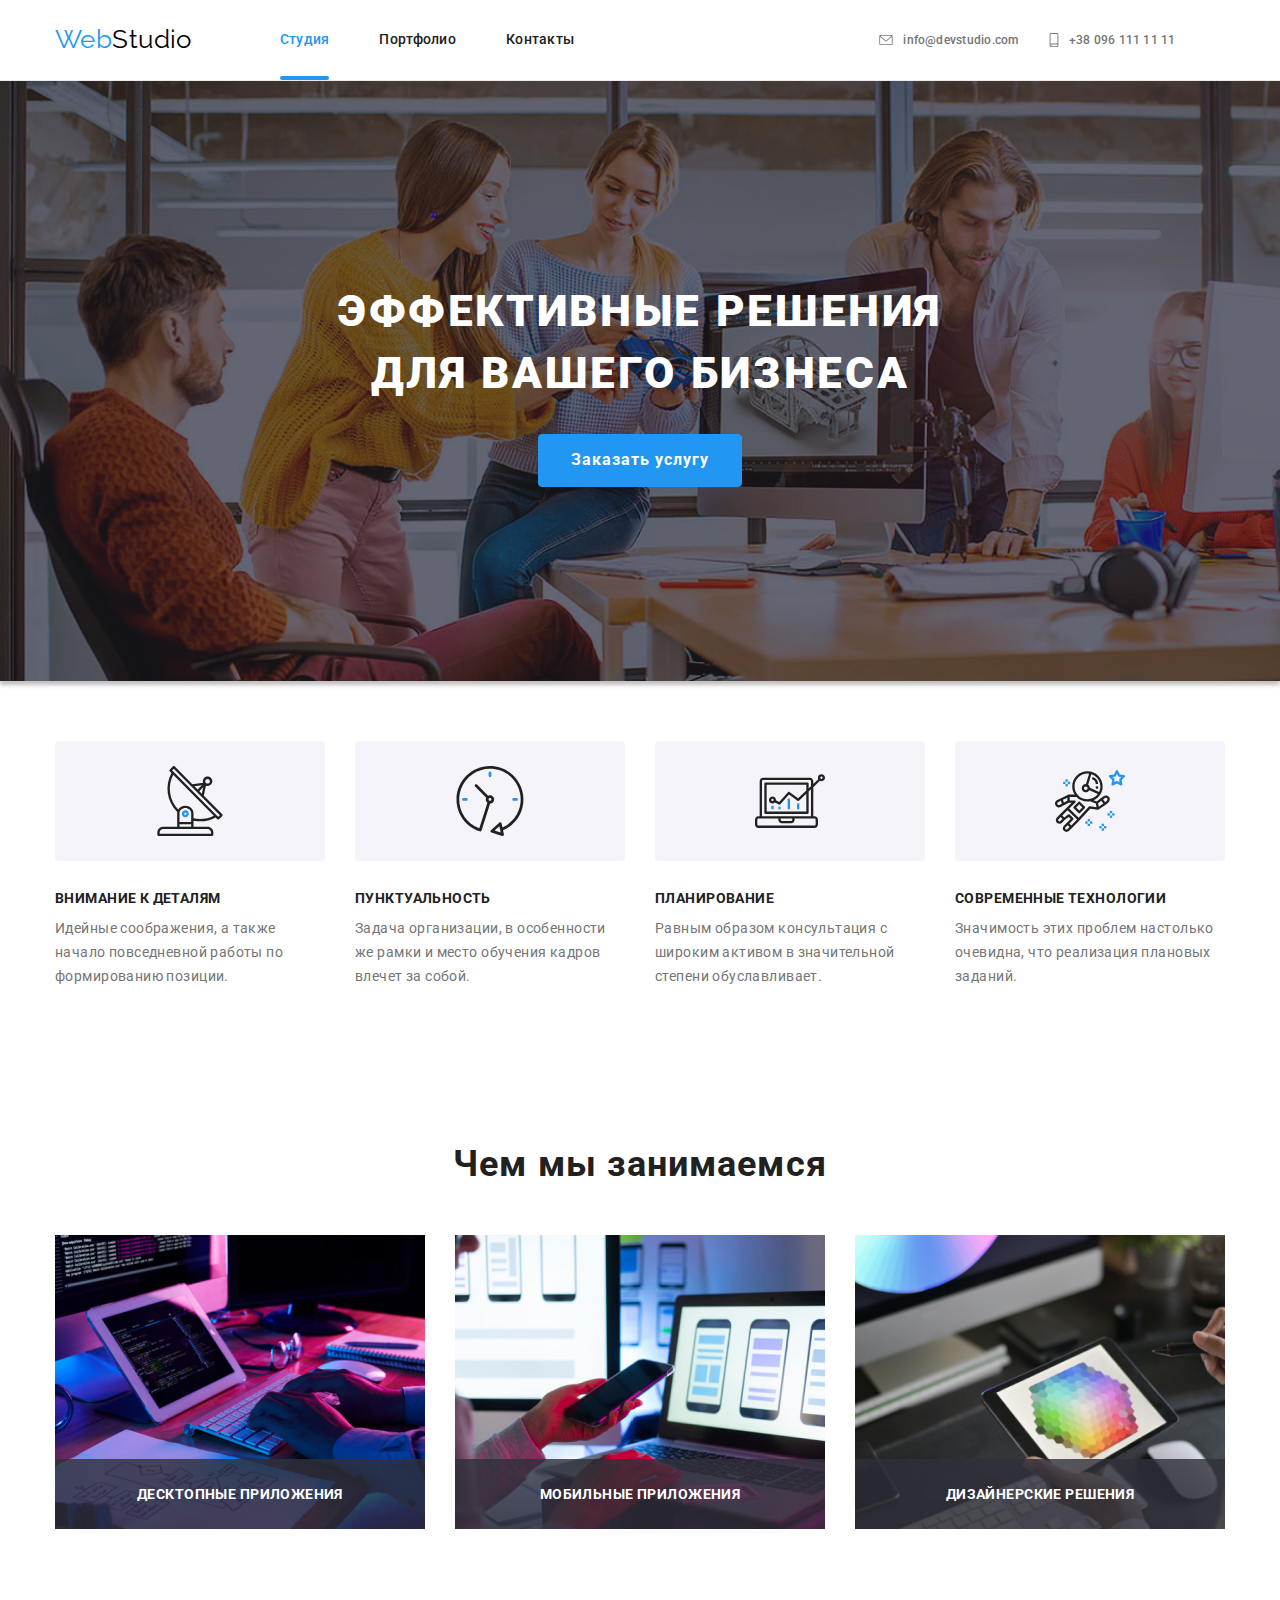
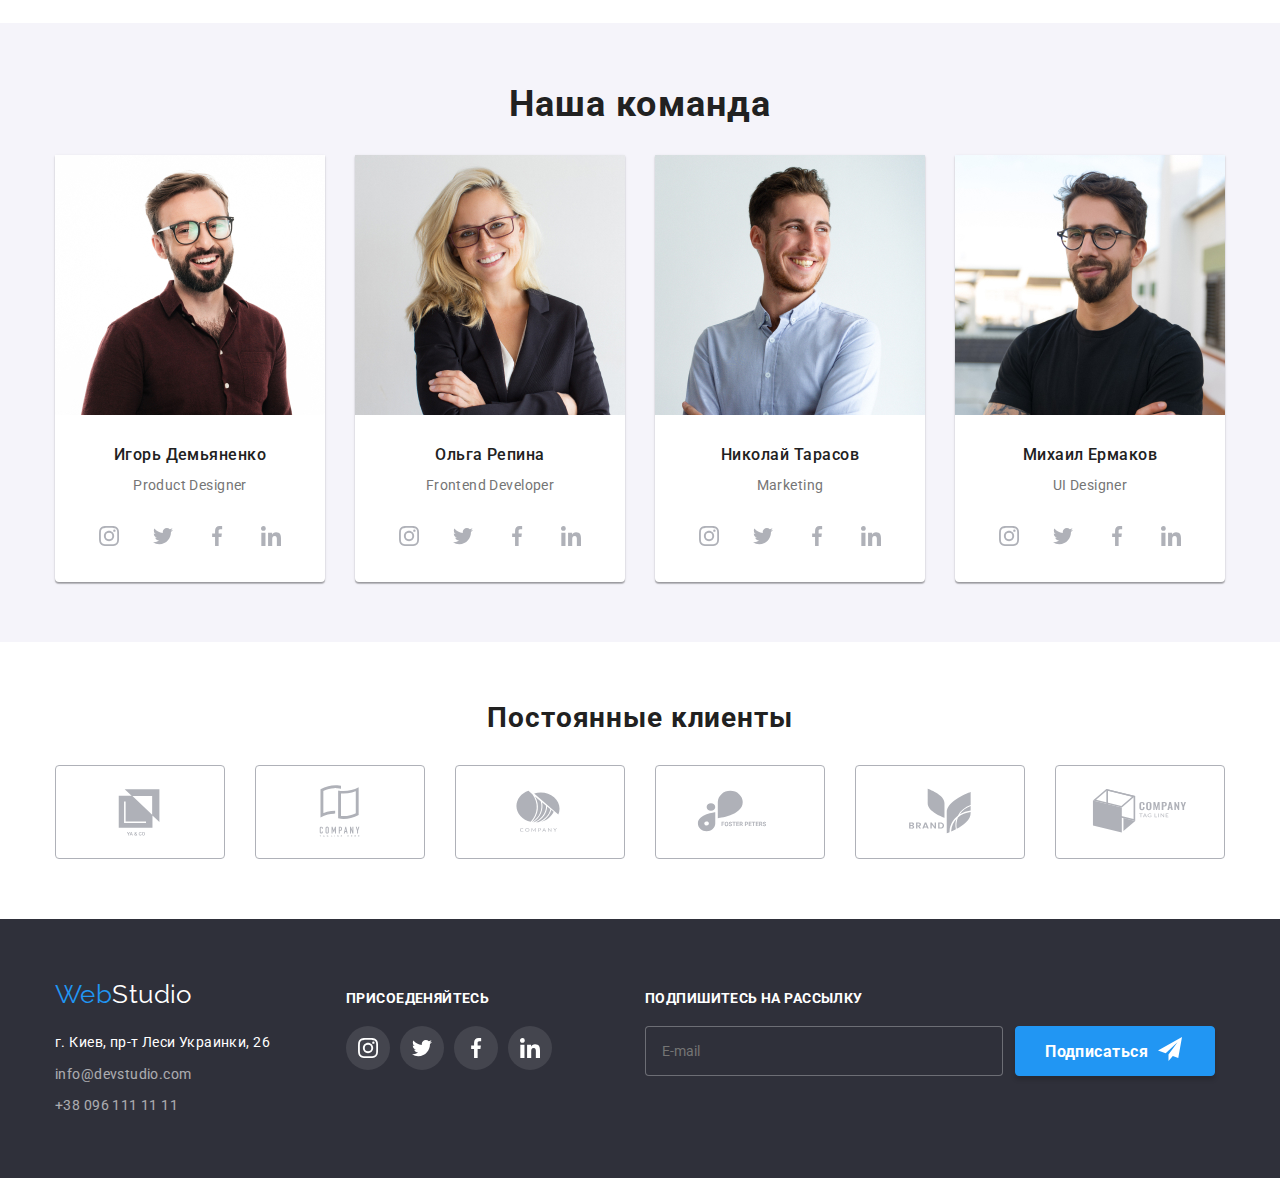
<file: index.html>
<!DOCTYPE html>
<html lang="ru">

<head>
  <meta charset="UTF-8" />
  <meta http-equiv="X-UA-Compatible" content="IE=edge" />
  <meta name="viewport" content="width=device-width, initial-scale=1.0" />
  <title>Document</title>
  <link rel="preconnect" href="https://fonts.googleapis.com" />
  <link rel="preconnect" href="https://fonts.gstatic.com" crossorigin />
  <link href="https://fonts.googleapis.com/css2?family=Raleway:wght@700&family=Roboto:wght@400;500;700;900&display=swap"
    rel="stylesheet" />
  <link rel="stylesheet"
    href="https://cdnjs.cloudflare.com/ajax/libs/modern-normalize/1.0.0/modern-normalize.min.css" />
  <link rel="stylesheet" href="css/main.min.css" />
</head>

<body>
  <header class="header">
    <div class="container header-wrapp">
      <a href="index.html" class="header-logo logo link">
        <span class="span_logo">Web</span>Studio</a>
      <button data-menu-button aria-expanded="false" aria-controls="menu-container" type="button"
        class="menu-button is-open">
        <svg width="40px" height="40px" aria-label="Переключатель мобильного меню">
          <use class="icon-close" href="./images/svg_icons/icons.svg#icon-close"></use>
          <use class="icon-menu" href="./images/svg_icons/icons.svg#icon-menu"></use>
        </svg>
      </button>
      <div class="menu-container" id="menu-container" data-menu>
        <nav class="nav nav-wrapp">
          <ul class="nav__list">
            <li class="nav__item list">
              <a href="index.html" class="nav__link link nav__link-active">Студия</a>
            </li>
            <li class="nav__item list">
              <a href="portfolio.html" class="nav__link link">Портфолио</a>
            </li>
            <li class="nav__item list">
              <a href="test.html" class="nav__link link">Контакты</a>
            </li>
          </ul>
        </nav>
        <ul class="contacts contacts-mleft">
          <li class="contacts__item list">
            <a class="contacts__link contacts__link-mail link" href="mailto:info@devstudio.com">
              <svg class="icon-envelope">
                <use href="images/svg_icons/icons.svg#icon-envelope"></use>
              </svg> info@devstudio.com
            </a>
          </li>
          <li class="contacts__item list">
            <a class="contacts__link contacts__link-phone link" href="tel:+380961111111">
              <svg class="icon-smartphone">
                <use href="images/svg_icons/icons.svg#icon-smartphone"></use>
              </svg>+38 096 111 11 11</a>
          </li>
        </ul>
      </div>
    </div>
  </header>

  <main>

    <div class="backdrop is-hidden" data-modal>
      <div class="modal">
        <button class="modal__close" data-modal-close>
          <svg class="icon-close">
            <use href="./images/svg_icons/icons.svg#icon-close"></use>
          </svg>
        </button>
        <p class="modal__paragraph">Оставьте свои данные, мы вам перезвоним</p>
        <form class="modal__form">
          <label class="modal__label">Имя
            <input type="name" name="name" placeholder="" class="modal__input">
            <svg class="modal__icon">
              <use href="images/svg_icons/icons.svg#icon-person"></use>
            </svg>
          </label>
          <label class="modal__label">Телефон
            <input type="tel" name="tel" placeholder="" class="modal__input">
            <svg class="modal__icon">
              <use href="images/svg_icons/icons.svg#icon-phone-modal"></use>
            </svg>
          </label>
          <label class="modal__label">Почта
            <input type="email" name="email" placeholder="" class="modal__input">
            <svg class="modal__icon">
              <use href="images/svg_icons/icons.svg#icon-email-modal"></use>
            </svg>
          </label>
          <label>Комментарий
            <textarea name="comment" placeholder="Введите текст" class="modal__agreementTextarea"></textarea>
          </label>
          <label class="modal__agreement">
            <input class="default_checkbox" type="checkbox" name="agreement" tabindex="-1" id="agreement" />
            <!-- почитать за атрибуты -->
            <span class="custom_checkbox" tabindex="0" aria-labelledby="agreement" role="checkbox"
              aria-checked="false"></span>
            <p class="modal__agreementText"> Соглашаюсь с рассылкой и принимаю <a href="#" class="contract-link">Условия
                договора</a></p>
          </label>
          <button type="button" class="modal__button" type="submit">Отправить</button>
        </form>
      </div>
    </div>

    <section class="hero">
      <h1 class="hero__title">Эффективные решения <br />для вашего бизнеса</h1>
      <button type="button" class="hero__button" data-modal-open>Заказать услугу</button>
    </section>

    <section class="benefits">
      <div class="container">
        <h2 class="visually-hidden">Преимущества</h2>
        <ul class="benefits__list">
          <li class="benefits__item list">
            <h3 class="benefits__title">Внимание к деталям</h3>
            <p>
              Идейные соображения, а также начало повседневной работы по
              формированию позиции.
            </p>
          </li>
          <li class="benefits__item list">
            <h3 class="benefits__title">Пунктуальность</h3>
            <p>
              Задача организации, в особенности же рамки и место обучения
              кадров влечет за собой.
            </p>
          </li>
          <li class="benefits__item list">
            <h3 class="benefits__title">Планирование</h3>
            <p>
              Равным образом консультация с широким активом в значительной
              степени обуславливает.
            </p>
          </li>
          <li class="benefits__item list">
            <h3 class="benefits__title">Современные технологии</h3>
            <p>
              Значимость этих проблем настолько очевидна, что реализация
              плановых заданий.
            </p>
          </li>
        </ul>
      </div>
    </section>

    <section class="doing section">
      <div class="container">
        <h2 class="doing__title">Чем мы занимаемся</h2>
        <ul class="doing-list">
          <li class="list">
            <div class="doing-list__wrap">
              <img src="images/doing/img.jpg" alt="руки на клаве перед планшетом" width="370" height="294" />
              <div class="doing-list__overlay">
                <p class="doing-list__text">Десктопные приложения</p>
              </div>
            </div>
          </li>
          <li class="list">
            <div class="doing-list__wrap">
              <img src="images/doing/box2.png" alt="в руках айфон перед маком" width="370" height="294" />
              <div class="doing-list__overlay">
                <p class="doing-list__text">Мобильные приложения</p>
              </div>
            </div>
          </li>
          <li class="list">
            <div class="doing-list__wrap">
              <img src="images/doing/box3.png" alt="в руках айпад со стилусом" width="370" height="294" />
              <div class="doing-list__overlay">
                <p class="doing-list__text">Дизайнерские решения</p>
              </div>
            </div>
          </li>
        </ul>
      </div>
    </section>

    <section class="team section">
      <div class="container">
        <h2 class="team__title">Наша команда</h2>
        <ul class="team-list">
          <li class="team-list__card list">
            <picture>
              <source
                srcset="./images/team/desktop/d_demianenko@1x.jpg 1x, ./images/team/desktop/d_demianenko@2x.jpg 2x"
                media="(min-width: 1200px" />
              <source srcset="./images/team/tablet/t_demianenko@1x.jpg 1x, ./images/team/tablet/t_demianenko@2x.jpg 2x"
                media="(min-width: 768px" />
              <source srcset="./images/team/mobile/m_demianenko@1x.jpg 1x, ./images/team/mobile/m_demianenko@2x.jpg 2x"
                media="(max-width: 767px" />

              <img src="./images/team/mobile/m_demianenko@1x.jpg" alt="Игорь Демьяненко" width="270">
            </picture>
            <h3 class="team-list__name">Игорь Демьяненко</h3>
            <p class="team-list__job">Product Designer</p>
            <ul class="network team-network">
              <li class="network__item list">
                <a class="network__link" href="#">
                  <svg class="network__icon team-network__icon">
                    <use href="./images/svg_icons/icons.svg#icon-logo_inst"></use>
                  </svg>
                </a>
              </li>
              <li class="network__item list">
                <a class="network__link" href="#">
                  <svg class="network__icon team-network__icon">
                    <use href="./images/svg_icons/icons.svg#icon-logo_twitter"></use>
                  </svg>
                </a>
              </li>
              <li class="network__item list">
                <a class="network__link" href="#">
                  <svg class="network__icon team-network__icon">
                    <use href="./images/svg_icons/icons.svg#icon-logo_facebook"></use>
                  </svg>
                </a>
              </li>
              <li class="network__item list">
                <a class="network__link" href="#">
                  <svg class="network__icon team-network__icon">
                    <use href="./images/svg_icons/icons.svg#icon-logo_in"></use>
                  </svg>
                </a>
              </li>
            </ul>
          </li>
          <li class="team-list__card list">
            <picture>
              <source
                srcset="./images/team/desktop/d_repina@1x.jpg 1x, ./images/team/desktop/d_repina@2x.jpg 2x"
                media="(min-width: 1200px" />
              <source srcset="./images/team/tablet/t_repina@1x.jpg 1x, ./images/team/tablet/t_repina@2x.jpg 2x"
                media="(min-width: 768px" />
              <source srcset="./images/team/mobile/m_repina@1x.jpg 1x, ./images/team/mobile/m_repina@2x.jpg 2x"
                media="(max-width: 767px" />

              <img src="./images/team/mobile/m_repina@1x.jpg" alt="Игорь Демьяненко" width="270">
            </picture>
            <h3 class="team-list__name">Ольга Репина</h3>
            <p class="team-list__job">Frontend Developer</p>
            <ul class="network team-network">
              <li class="network__item list">
                <a class="network__link" href="#">
                  <svg class="network__icon team-network__icon">
                    <use href="./images/svg_icons/icons.svg#icon-logo_inst"></use>
                  </svg>
                </a>
              </li>
              <li class="network__item list">
                <a class="network__link" href="#">
                  <svg class="network__icon team-network__icon">
                    <use href="./images/svg_icons/icons.svg#icon-logo_twitter"></use>
                  </svg>
                </a>
              </li>
              <li class="network__item list">
                <a class="network__link" href="#">
                  <svg class="network__icon team-network__icon">
                    <use href="./images/svg_icons/icons.svg#icon-logo_facebook"></use>
                  </svg>
                </a>
              </li>
              <li class="network__item list">
                <a class="network__link" href="#">
                  <svg class="network__icon team-network__icon">
                    <use href="./images/svg_icons/icons.svg#icon-logo_in"></use>
                  </svg>
                </a>
              </li>
            </ul>
          </li>
          <li class="team-list__card list">
            <picture>
              <source
                srcset="./images/team/desktop/d_tarasov@1x.jpg 1x, ./images/team/desktop/d_tarasov@2x.jpg 2x"
                media="(min-width: 1200px" />
              <source srcset="./images/team/tablet/t_tarasov@1x.jpg 1x, ./images/team/tablet/t_tarasov@2x.jpg 2x"
                media="(min-width: 768px" />
              <source srcset="./images/team/mobile/m_tarasov@1x.jpg 1x, ./images/team/mobile/m_tarasov@2x.jpg 2x"
                media="(max-width: 767px" />

              <img src="./images/team/mobile/m_tarasov@1x.jpg" alt="Игорь Демьяненко" width="270">
            </picture>
            <h3 class="team-list__name">Николай Тарасов</h3>
            <p class="team-list__job">Marketing</p>
            <ul class="network team-network">
              <li class="network__item list">
                <a class="network__link" href="#">
                  <svg class="network__icon team-network__icon">
                    <use href="./images/svg_icons/icons.svg#icon-logo_inst"></use>
                  </svg>
                </a>
              </li>
              <li class="network__item list">
                <a class="network__link" href="#">
                  <svg class="network__icon team-network__icon">
                    <use href="./images/svg_icons/icons.svg#icon-logo_twitter"></use>
                  </svg>
                </a>
              </li>
              <li class="network__item list">
                <a class="network__link" href="#">
                  <svg class="network__icon team-network__icon">
                    <use href="./images/svg_icons/icons.svg#icon-logo_facebook"></use>
                  </svg>
                </a>
              </li>
              <li class="network__item list">
                <a class="network__link" href="#">
                  <svg class="network__icon team-network__icon">
                    <use href="./images/svg_icons/icons.svg#icon-logo_in"></use>
                  </svg>
                </a>
              </li>
            </ul>
          </li>
          <li class="team-list__card list">
            <picture>
              <source
                srcset="./images/team/desktop/d_ermakov@1x.jpg 1x, ./images/team/desktop/d_ermakov@2x.jpg 2x"
                media="(min-width: 1200px" />
              <source srcset="./images/team/tablet/t_ermakov@1x.jpg 1x, ./images/team/tablet/t_ermakov@2x.jpg 2x"
                media="(min-width: 768px" />
              <source srcset="./images/team/mobile/m_ermakov@1x.jpg 1x, ./images/team/mobile/m_ermakov@2x.jpg 2x"
                media="(max-width: 767px" />

              <img src="./images/team/mobile/m_ermakov@1x.jpg" alt="Игорь Демьяненко" width="270">
            </picture>
            <h3 class="team-list__name">Михаил Ермаков</h3>
            <p class="team-list__job">UI Designer</p>
            <ul class="network team-network">
              <li class="network__item list">
                <a class="network__link" href="#">
                  <svg class="network__icon team-network__icon">
                    <use href="./images/svg_icons/icons.svg#icon-logo_inst"></use>
                  </svg>
                </a>
              </li>
              <li class="network__item list">
                <a class="network__link" href="#">
                  <svg class="network__icon team-network__icon">
                    <use href="./images/svg_icons/icons.svg#icon-logo_twitter"></use>
                  </svg>
                </a>
              </li>
              <li class="network__item list">
                <a class="network__link" href="#">
                  <svg class="network__icon team-network__icon">
                    <use href="./images/svg_icons/icons.svg#icon-logo_facebook"></use>
                  </svg>
                </a>
              </li>
              <li class="network__item list">
                <a class="network__link" href="#">
                  <svg class="network__icon team-network__icon">
                    <use href="./images/svg_icons/icons.svg#icon-logo_in"></use>
                  </svg>
                </a>
              </li>
            </ul>
          </li>
        </ul>
      </div>
    </section>
    <section class="clients">
      <div class="container">
        <h2 class="clients__title">Постоянные клиенты</h2>
        <ul class="clients-list">
          <li class="clients-list_item list">
            <a class="clients-list__container" href="#">
              <svg class="client_logo">
                <use href="./images/svg_icons/icons.svg#icon-yaco"></use>
              </svg></a>
          </li>
          <li class="clients-list_item list">
            <a class="clients-list__container" href="#">
              <svg class="client_logo">
                <use href="./images/svg_icons/icons.svg#icon-tag_line_here"></use>
              </svg></a>
          </li>
          <li class="clients-list_item list">
            <a class="clients-list__container" href="#">
              <svg class="client_logo">
                <use href="./images/svg_icons/icons.svg#icon-company"></use>
              </svg></a>
          </li>
          <li class="clients-list_item list">
            <a class="clients-list__container" href="#">
              <svg class="client_logo">
                <use href="./images/svg_icons/icons.svg#icon-foster_peters"></use>
              </svg></a>
          </li>
          <li class="clients-list_item list">
            <a class="clients-list__container" href="#">
              <svg class="client_logo">
                <use href="./images/svg_icons/icons.svg#icon-brand"></use>
              </svg></a>
          </li>
          <li class="clients-list_item list">
            <a class="clients-list__container" href="#">
              <svg class="client_logo">
                <use href="./images/svg_icons/icons.svg#icon-tag_line"></use>
              </svg></a>
          </li>
        </ul>
      </div>
    </section>
  </main>

  <footer class="footer">
    <div class="footer__div container">
      <div class="contacts-wrapp">
        <a href="index.html" class="logo logo-white link"><span class="span_logo">Web</span>Studio</a>
        <ul class="footer-contacts__list">
          <li class="footer-contacts__item list">
            <a href="https://www.google.com/maps/place/%D0%B1%D1%83%D0%BB.+%D0%9B%D0%B5%D1%81%D0%B8+%D0%A3%D0%BA%D1%80%D0%B0%D0%B8%D0%BD%D0%BA%D0%B8,+26,+%D0%9A%D0%B8%D0%B5%D0%B2,+02000/data=!4m2!3m1!1s0x40d4cf0e033ecbe9:0x57a4dffefec77da0?sa=X&ved=2ahUKEwjfh9eG5Yr6AhXvtYsKHV8GDU0Q8gF6BAgREAE"
              class="footer-contacts__link link">г. Киев, пр-т Леси Украинки, 26</a>
          </li>
          <li class="footer-contacts__item list">
            <a class="footer-contacts__link-opacity link" href="mailto:info@devstudio.com">info@devstudio.com</a>
          </li>
          <li class="footer-contacts__item list">
            <a class="footer-contacts__link-opacity link" href="tel:+380961111111">+38 096 111 11 11</a>
          </li>
        </ul>
      </div>

      <div class="footerNetwork-wrapp">
        <p class="join">Присоеденяйтесь</p>
        <ul class="network footer-network">
          <li class="network__item list">
            <a class="network__link footer-network__link" href="#">
              <svg class="network__icon">
                <use href="./images/svg_icons/icons.svg#icon-logo_inst"></use>
              </svg>
            </a>
          </li>
          <li class="network__item list">
            <a class="network__link footer-network__link" href="#">
              <svg class="network__icon">
                <use href="./images/svg_icons/icons.svg#icon-logo_twitter"></use>
              </svg>
            </a>
          </li>
          <li class="network__item list">
            <a class="network__link footer-network__link" href="#">
              <svg class="network__icon">
                <use href="./images/svg_icons/icons.svg#icon-logo_facebook"></use>
              </svg>
            </a>
          </li>
          <li class="network__item list">
            <a class="network__link footer-network__link" href="#">
              <svg class="network__icon">
                <use href="./images/svg_icons/icons.svg#icon-logo_in"></use>
              </svg>
            </a>
          </li>
        </ul>
      </div>

      <div class="feedback">
        <p class="feedback__text">Подпишитесь на рассылку</p>
        <form class="feedback__form">
          <label class="feedback__label">
            <input type="email" name="mailing_list" placeholder="E-mail" class="feedback__input">
          </label>
          <button type="button" class="feedback__button">Подписаться
            <svg class="icon-send">
              <use href="./images/svg_icons/icons.svg#icon-send"></use>
            </svg>
          </button>
        </form>
      </div>

    </div>
  </footer>
  <script src="./js/modal.js"></script>
  <script src="./js/menu.js "></script>
</body>

</html>
</file>
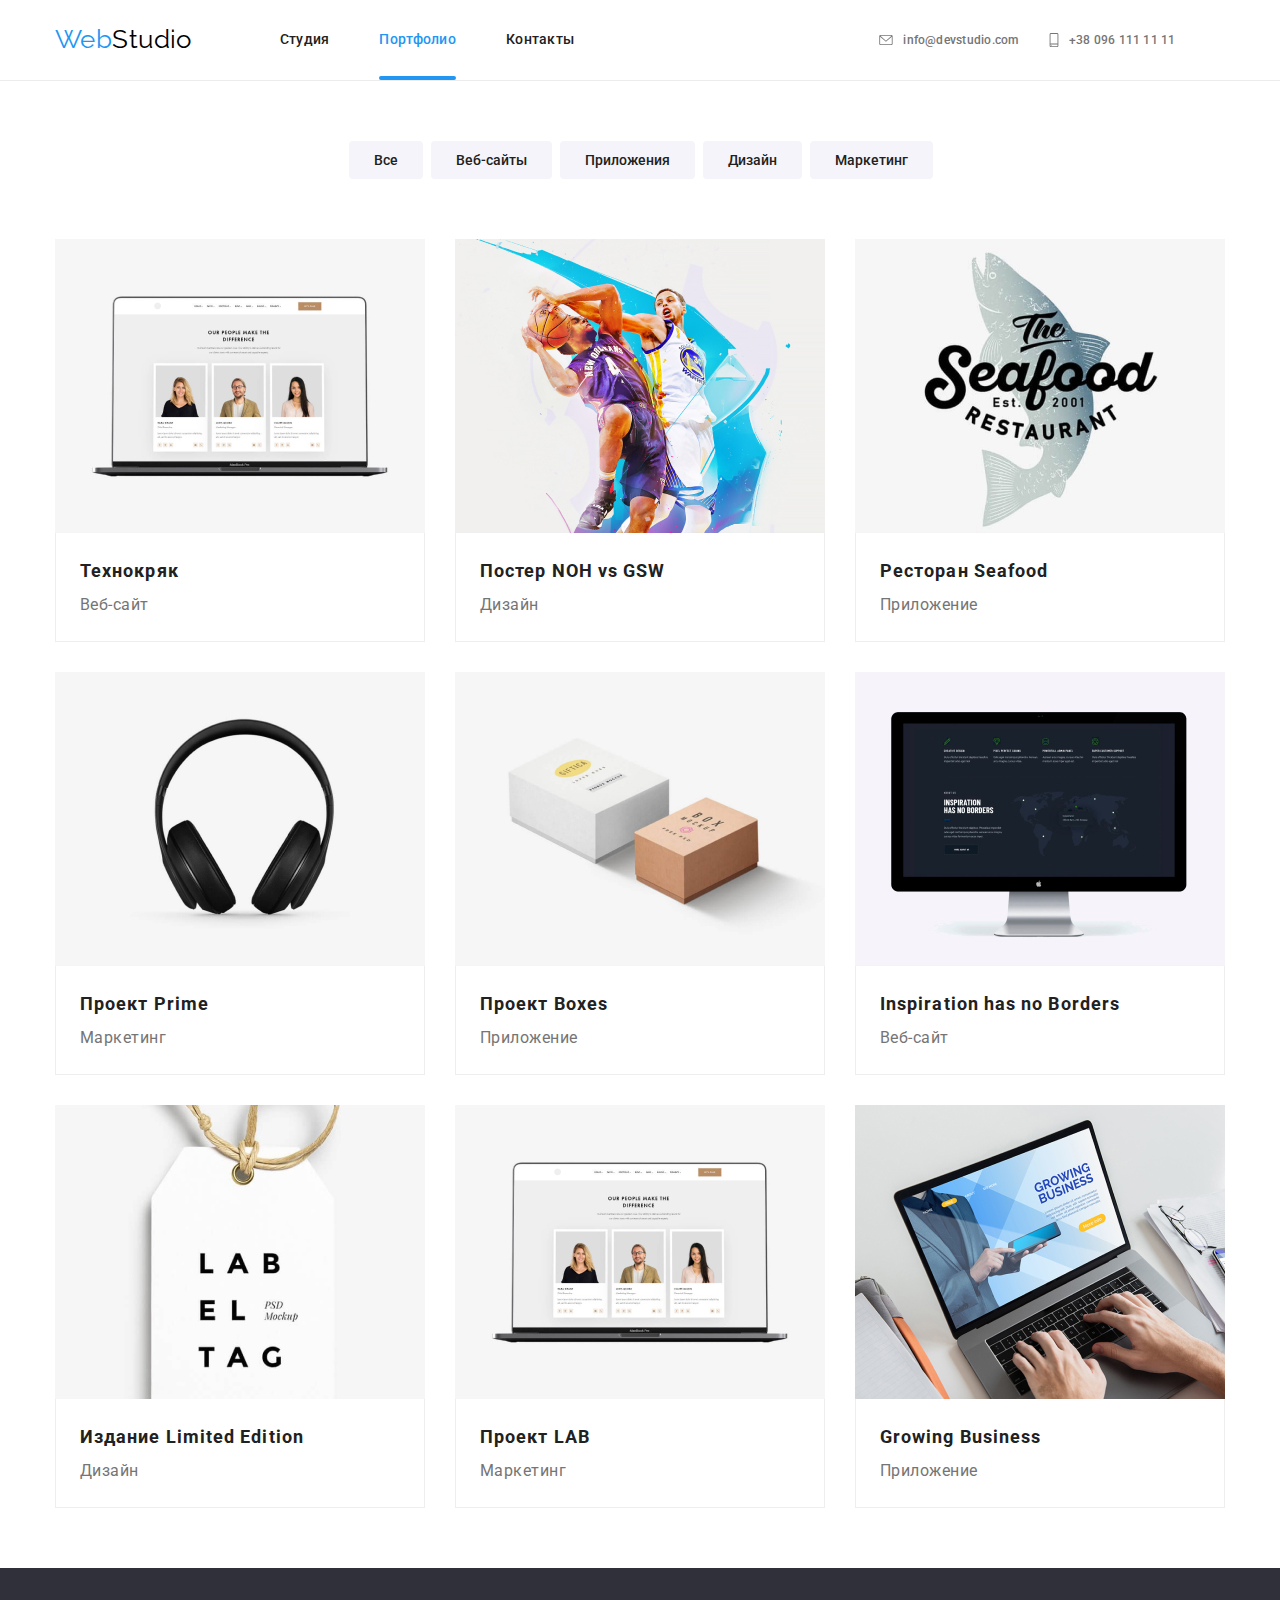
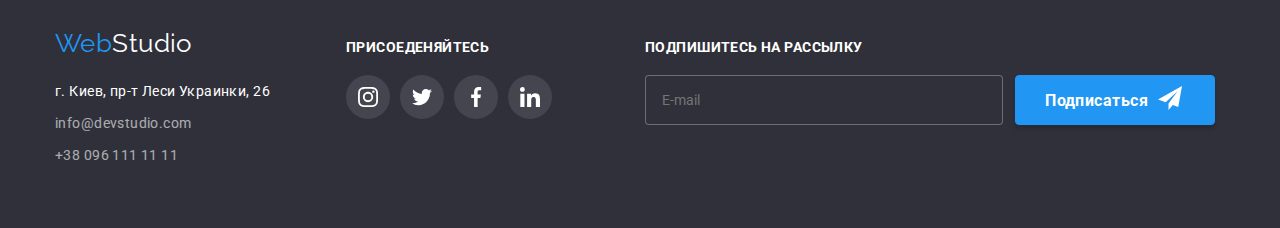
<file: portfolio.html>
<!DOCTYPE html>
<html lang="en">

<head>
  <meta charset="UTF-8" />
  <meta http-equiv="X-UA-Compatible" content="IE=edge" />
  <meta name="viewport" content="width=device-width, initial-scale=1.0" />
  <title>Document</title>
  <link rel="preconnect" href="https://fonts.googleapis.com" />
  <link rel="preconnect" href="https://fonts.gstatic.com" crossorigin />
  <link href="https://fonts.googleapis.com/css2?family=Raleway:wght@700&family=Roboto:wght@400;500;700;900&display=swap"
    rel="stylesheet" />
  <link rel="stylesheet"
    href="https://cdnjs.cloudflare.com/ajax/libs/modern-normalize/1.0.0/modern-normalize.min.css" />
  <link rel="stylesheet" href="css/main.min.css" />
</head>

<body>
  <header class="header">
    <div class="container header-wrapp">
      <a href="index.html" class="header-logo logo link">
        <span class="span_logo">Web</span>Studio</a>
      <button data-menu-button aria-expanded="false" aria-controls="menu-container" type="button"
        class="menu-button is-open">
        <svg width="40px" height="40px" aria-label="Переключатель мобильного меню">
          <use class="icon-close" href="./images/svg_icons/icons.svg#icon-close"></use>
          <use class="icon-menu" href="./images/svg_icons/icons.svg#icon-menu"></use>
        </svg>
      </button>
      <div class="menu-container" id="menu-container" data-menu>
        <nav class="nav nav-wrapp">
          <ul class="nav__list">
            <li class="nav__item list">
              <a href="index.html" class="nav__link link">Студия</a>
            </li>
            <li class="nav__item list">
              <a href="portfolio.html" class="nav__link link nav__link-active">Портфолио</a>
            </li>
            <li class="nav__item list">
              <a href="test.html" class="nav__link link">Контакты</a>
            </li>
          </ul>
        </nav>
        <ul class="contacts contacts-mleft">
          <li class="contacts__item list">
            <a class="contacts__link contacts__link-mail link" href="mailto:info@devstudio.com">
              <svg class="icon-envelope">
                <use href="images/svg_icons/icons.svg#icon-envelope"></use>
              </svg> info@devstudio.com
            </a>
          </li>
          <li class="contacts__item list">
            <a class="contacts__link contacts__link-phone link" href="tel:+380961111111">
              <svg class="icon-smartphone">
                <use href="images/svg_icons/icons.svg#icon-smartphone"></use>
              </svg>+38 096 111 11 11</a>
          </li>
        </ul>
      </div>
    </div>
  </header>

  <main>
    <section class="portfolio">
      <div class="portfolioNav container">
        <ul class="portfolioNav__list">
          <li class="portfolioNav__item list">
            <button type="button" class="portfolioNav__button">Все</button>
          </li>
          <li class="portfolioNav__item list">
            <button type="button" class="portfolioNav__button">Веб-сайты</button>
          </li>
          <li class="portfolioNav__item list">
            <button type="button" class="portfolioNav__button">Приложения</button>
          </li>
          <li class="portfolioNav__item list">
            <button type="button" class="portfolioNav__button">Дизайн</button>
          </li>
          <li class="portfolioNav__item list">
            <button type="button" class="portfolioNav__button">Маркетинг</button>
          </li>
        </ul>
      </div>
      <div class="container">
        <!-- могу ли я назвать юл - "card__list", а ли - "card__item" -->
        <ul class="content__list">
          <li class="content__item list">
            <a href="#" class="card link">
              <div class=" card__wrap">
                <picture>
                  <source
                    srcset="./images/img_portfolio/desktop/d_tehno@1x.jpg 1x, ./images/img_portfolio/desktop/d_tehno@2x.jpg 2x"
                    media="(min-width: 1200px" />
                  <source
                    srcset="./images/img_portfolio/tablet/t_tehno@1x.jpg 1x, ./images/img_portfolio/tablet/t_tehno@2x.jpg 2x"
                    media="(min-width: 768px" />
                  <source
                    srcset="./images/img_portfolio/mobile/m_tehno@1x.jpg 1x, ./images/img_portfolio/mobile/m_tehno@2x.jpg 2x"
                    media="(max-width: 767px" />

                  <img src="./images/img_portfolio/mobile/m_tehno@1x.jpg" alt="tehnocrack" width="350">
                </picture>
                <div class="card__image--overlay">
                  <p class="card__image--description">Ресурс предлагает комплексные предложения с разным уровнем
                    функционала и
                    сервисов. Все это позволит
                    посетителю получить исчерпывающие сведения о компании или частном лице.</p>
                </div>
              </div>
              <div class="card__text">
                <p class="card__name">Технокряк</p>
                <p class="card__type">Веб-сайт</p>
              </div>
            </a>
          </li>
          <li class="content__item list">
            <a href="#" class="card link">
              <div class=" card__wrap">
                <picture>
                  <source
                    srcset="./images/img_portfolio/desktop/d_nohxgsw@1x.jpg 1x, ./images/img_portfolio/desktop/d_nohxgsw@2x.jpg 2x"
                    media="(min-width: 1200px" />
                  <source
                    srcset="./images/img_portfolio/tablet/t_nohxgsw@1x.jpg 1x, ./images/img_portfolio/tablet/t_nohxgsw@2x.jpg 2x"
                    media="(min-width: 768px" />
                  <source
                    srcset="./images/img_portfolio/mobile/m_nohxgsw@1x.jpg 1x, ./images/img_portfolio/mobile/m_nohxgsw@2x.jpg 2x"
                    media="(max-width: 767px" />

                  <img src="./images/img_portfolio/mobile/m_nohxgsw@1x.jpg" alt="hornets x warriors" width="350">
                </picture>
                <div class="card__image--overlay">
                  <p class="card__image--description">Ресурс предлагает комплексные предложения с разным уровнем
                    функционала и
                    сервисов. Все это позволит
                    посетителю получить исчерпывающие сведения о компании или частном лице.</p>
                </div>
              </div>
              <div class="card__text">
                <p class="card__name">Постер NOH vs GSW</p>
                <p class="card__type">Дизайн</p>
              </div>
            </a>
          </li>
          <li class="content__item list">
            <a href="#" class="card link">
              <div class=" card__wrap">
                <picture>
                  <source
                    srcset="./images/img_portfolio/desktop/d_seafood@1x.jpg 1x, ./images/img_portfolio/desktop/d_seafood@2x.jpg 2x"
                    media="(min-width: 1200px" />
                  <source
                    srcset="./images/img_portfolio/tablet/t_seafood@1x.jpg 1x, ./images/img_portfolio/tablet/t_seafood@2x.jpg 2x"
                    media="(min-width: 768px" />
                  <source
                    srcset="./images/img_portfolio/mobile/m_seafood@1x.jpg 1x, ./images/img_portfolio/mobile/m_seafood@2x.jpg 2x"
                    media="(max-width: 767px" />

                  <img src="./images/img_portfolio/mobile/m_seafood@1x.jpg" alt="logoseafood" width="350">
                </picture>
                <div class="card__image--overlay">
                  <p class="card__image--description">Ресурс предлагает комплексные предложения с разным уровнем
                    функционала и
                    сервисов. Все это позволит
                    посетителю получить исчерпывающие сведения о компании или частном лице.</p>
                </div>
              </div>
              <div class="card__text">
                <p class="card__name">Ресторан Seafood</p>
                <p class="card__type">Приложение</p>
              </div>
            </a>
          </li>
          <li class="content__item list">
            <a href="#" class="card link">
              <div class=" card__wrap">
                <picture>
                  <source
                    srcset="./images/img_portfolio/desktop/d_headphones@1x.jpg 1x, ./images/img_portfolio/desktop/d_headphones@2x.jpg 2x"
                    media="(min-width: 1200px" />
                  <source
                    srcset="./images/img_portfolio/tablet/t_headphones@1x.jpg 1x, ./images/img_portfolio/tablet/t_headphones@2x.jpg 2x"
                    media="(min-width: 768px" />
                  <source
                    srcset="./images/img_portfolio/mobile/m_headphones@1x.jpg 1x, ./images/img_portfolio/mobile/m_headphones@2x.jpg 2x"
                    media="(max-width: 767px" />

                  <img src="./images/img_portfolio/mobile/m_headphones@1x.jpg" alt="headphones" width="350">
                </picture>
                <div class="card__image--overlay">
                  <p class="card__image--description">Ресурс предлагает комплексные предложения с разным уровнем
                    функционала и
                    сервисов. Все это позволит
                    посетителю получить исчерпывающие сведения о компании или частном лице.</p>
                </div>
              </div>
              <div class="card__text">
                <p class="card__name">Проект Prime</p>
                <p class="card__type">Маркетинг</p>
              </div>
            </a>
          </li>
          <li class="content__item list">
            <a href="#" class="card link">
              <div class=" card__wrap">
                <picture>
                  <source
                    srcset="./images/img_portfolio/desktop/d_box@1x.jpg 1x, ./images/img_portfolio/desktop/d_box@2x.jpg 2x"
                    media="(min-width: 1200px" />
                  <source
                    srcset="./images/img_portfolio/tablet/t_box@1x.jpg 1x, ./images/img_portfolio/tablet/t_box@2x.jpg 2x"
                    media="(min-width: 768px" />
                  <source
                    srcset="./images/img_portfolio/mobile/m_box@1x.jpg 1x, ./images/img_portfolio/mobile/m_box@2x.jpg 2x"
                    media="(max-width: 767px" />

                  <img src="./images/img_portfolio/mobile/m_box@1x.jpg" alt="boxes" width="350">
                </picture>
                <div class="card__image--overlay">
                  <p class="card__image--description">Ресурс предлагает комплексные предложения с разным уровнем
                    функционала и
                    сервисов. Все это позволит
                    посетителю получить исчерпывающие сведения о компании или частном лице.</p>
                </div>
              </div>
              <div class="card__text">
                <p class="card__name">Проект Boxes</p>
                <p class="card__type">Приложение</p>
              </div>
            </a>
          </li>
          <li class="content__item list">
            <a href="#" class="card link">
              <div class=" card__wrap">
                <picture>
                  <source
                    srcset="./images/img_portfolio/desktop/d_monoblock@1x.jpg 1x, ./images/img_portfolio/desktop/d_monoblock@2x.jpg 2x"
                    media="(min-width: 1200px" />
                  <source
                    srcset="./images/img_portfolio/tablet/t_monoblock@1x.jpg 1x, ./images/img_portfolio/tablet/t_monoblock@2x.jpg 2x"
                    media="(min-width: 768px" />
                  <source
                    srcset="./images/img_portfolio/mobile/m_monoblock@1x.jpg 1x, ./images/img_portfolio/mobile/m_monoblock@2x.jpg 2x"
                    media="(max-width: 767px" />

                  <img src="./images/img_portfolio/mobile/m_monoblock@1x.jpg" alt="monoblock" width="350">
                </picture>
                <div class="card__image--overlay">
                  <p class="card__image--description">Ресурс предлагает комплексные предложения с разным уровнем
                    функционала и
                    сервисов. Все это позволит
                    посетителю получить исчерпывающие сведения о компании или частном лице.</p>
                </div>
              </div>
              <div class="card__text">
                <p class="card__name">Inspiration has no Borders</p>
                <p class="card__type">Веб-сайт</p>
              </div>
            </a>
          </li>
          <li class="content__item list">
            <a href="#" class="card link">
              <div class=" card__wrap">
                <picture>
                  <source
                    srcset="./images/img_portfolio/desktop/d_labeltag@1x.jpg 1x, ./images/img_portfolio/desktop/d_labeltag@2x.jpg 2x"
                    media="(min-width: 1200px" />
                  <source
                    srcset="./images/img_portfolio/tablet/t_labeltag@1x.jpg 1x, ./images/img_portfolio/tablet/t_labeltag@2x.jpg 2x"
                    media="(min-width: 768px" />
                  <source
                    srcset="./images/img_portfolio/mobile/m_labeltag@1x.jpg 1x, ./images/img_portfolio/mobile/m_labeltag@2x.jpg 2x"
                    media="(max-width: 767px" />

                  <img src="./images/img_portfolio/mobile/m_labeltag@1x.jpg" alt="labeltag" width="350">
                </picture>
                <div class="card__image--overlay">
                  <p class="card__image--description">Ресурс предлагает комплексные предложения с разным уровнем
                    функционала и
                    сервисов. Все это позволит
                    посетителю получить исчерпывающие сведения о компании или частном лице.</p>
                </div>
              </div>
              <div class="card__text">
                <p class="card__name">Издание Limited Edition</p>
                <p class="card__type">Дизайн</p>
              </div>
            </a>
          </li>
          <li class="content__item list">
            <a href="#" class="card link">
              <div class=" card__wrap">
                <picture>
                  <source
                    srcset="./images/img_portfolio/desktop/d_tehno@1x.jpg 1x, ./images/img_portfolio/desktop/d_tehno@2x.jpg 2x"
                    media="(min-width: 1200px" />
                  <source
                    srcset="./images/img_portfolio/tablet/t_tehno@1x.jpg 1x, ./images/img_portfolio/tablet/t_tehno@2x.jpg 2x"
                    media="(min-width: 768px" />
                  <source
                    srcset="./images/img_portfolio/mobile/m_tehno@1x.jpg 1x, ./images/img_portfolio/mobile/m_tehno@2x.jpg 2x"
                    media="(max-width: 767px" />

                  <img src="./images/img_portfolio/mobile/m_tehno@1x.jpg" alt="tehnocrack" width="350">
                </picture>
                <div class="card__image--overlay">
                  <p class="card__image--description">Ресурс предлагает комплексные предложения с разным уровнем
                    функционала и
                    сервисов. Все это позволит
                    посетителю получить исчерпывающие сведения о компании или частном лице.</p>
                </div>
              </div>
              <div class="card__text">
                <p class="card__name">Проект LAB</p>
                <p class="card__type">Маркетинг</p>
              </div>
            </a>
          </li>
          <li class="content__item list">
            <a href="#" class="card link">
              <div class=" card__wrap">
                <picture>
                  <source
                    srcset="./images/img_portfolio/desktop/d_handinmac@1x.jpg 1x, ./images/img_portfolio/desktop/d_handinmac@2x.jpg 2x"
                    media="(min-width: 1200px" />
                  <source
                    srcset="./images/img_portfolio/tablet/t_handinmac@1x.jpg 1x, ./images/img_portfolio/tablet/t_handinmac@2x.jpg 2x"
                    media="(min-width: 768px" />
                  <source
                    srcset="./images/img_portfolio/mobile/m_handinmac@1x.jpg 1x, ./images/img_portfolio/mobile/m_handinmac@2x.jpg 2x"
                    media="(max-width: 767px" />

                  <img src="./images/img_portfolio/mobile/m_handinmac@1x.jpg" alt="hands in mac" width="350">
                </picture>
                <div class="card__image--overlay">
                  <p class="card__image--description">Ресурс предлагает комплексные предложения с разным уровнем
                    функционала и
                    сервисов. Все это позволит
                    посетителю получить исчерпывающие сведения о компании или частном лице.</p>
                </div>
              </div>
              <div class="card__text">
                <p class="card__name">Growing Business</p>
                <p class="card__type">Приложение</p>
              </div>
            </a>
          </li>
        </ul>
      </div>
    </section>
  </main>
  <footer class="footer">
    <div class="footer__div container">
      <div class="contacts-wrapp">
        <a href="index.html" class="logo logo-white link"><span class="span_logo">Web</span>Studio</a>
        <ul class="footer-contacts__list">
          <li class="footer-contacts__item list">
            <a href="https://www.google.com/maps/place/%D0%B1%D1%83%D0%BB.+%D0%9B%D0%B5%D1%81%D0%B8+%D0%A3%D0%BA%D1%80%D0%B0%D0%B8%D0%BD%D0%BA%D0%B8,+26,+%D0%9A%D0%B8%D0%B5%D0%B2,+02000/data=!4m2!3m1!1s0x40d4cf0e033ecbe9:0x57a4dffefec77da0?sa=X&ved=2ahUKEwjfh9eG5Yr6AhXvtYsKHV8GDU0Q8gF6BAgREAE"
              class="footer-contacts__link link">г. Киев, пр-т Леси Украинки, 26</a>
          </li>
          <li class="footer-contacts__item list">
            <a class="footer-contacts__link-opacity link" href="mailto:info@devstudio.com">info@devstudio.com</a>
          </li>
          <li class="footer-contacts__item list">
            <a class="footer-contacts__link-opacity link" href="tel:+380961111111">+38 096 111 11 11</a>
          </li>
        </ul>
      </div>

      <div class="footerNetwork-wrapp">
        <p class="join">Присоеденяйтесь</p>
        <ul class="network footer-network">
          <li class="network__item list">
            <a class="network__link footer-network__link" href="#">
              <svg class="network__icon">
                <use href="./images/svg_icons/icons.svg#icon-logo_inst"></use>
              </svg>
            </a>
          </li>
          <li class="network__item list">
            <a class="network__link footer-network__link" href="#">
              <svg class="network__icon">
                <use href="./images/svg_icons/icons.svg#icon-logo_twitter"></use>
              </svg>
            </a>
          </li>
          <li class="network__item list">
            <a class="network__link footer-network__link" href="#">
              <svg class="network__icon">
                <use href="./images/svg_icons/icons.svg#icon-logo_facebook"></use>
              </svg>
            </a>
          </li>
          <li class="network__item list">
            <a class="network__link footer-network__link" href="#">
              <svg class="network__icon">
                <use href="./images/svg_icons/icons.svg#icon-logo_in"></use>
              </svg>
            </a>
          </li>
        </ul>
      </div>

      <div class="feedback">
        <p class="feedback__text">Подпишитесь на рассылку</p>
        <form class="feedback__form">
          <label class="feedback__label">
            <input type="email" name="mailing_list" placeholder="E-mail" class="feedback__input">
          </label>
          <button type="button" class="feedback__button">Подписаться
            <svg class="icon-send">
              <use href="./images/svg_icons/icons.svg#icon-send"></use>
            </svg>
          </button>
        </form>
      </div>

    </div>
  </footer>
  <script src="./js/menu.js "></script>
</body>

</html>
</file>
<file: css/main.min.css>
.visually-hidden{position:absolute;white-space:nowrap;width:1px;height:1px;overflow:hidden;border:0;padding:0;clip:rect(0 0 0 0);clip-path:inset(50%);margin:-1px}img{display:block}.list{list-style:none}.link{text-decoration:none}h1,h2,h3,h4,p{margin:0}ul{margin:0;padding:0}body{color:#757575;font-family:roboto,sans-serif;font-weight:400;font-size:14px;line-height:1.71;letter-spacing:.03em}h2{font-weight:700;font-size:36px;line-height:1.17;text-align:center;letter-spacing:.03em}.container{margin-left:auto;margin-right:auto;padding-left:15px;padding-right:15px}@media screen and (max-width: 767.98px){.container{max-width:480px}}@media screen and (min-width: 768px){.container{width:768px}}@media screen and (min-width: 1200px){.container{width:1200px}}img{width:100%;display:block;height:auto}.logo{margin-left:0;color:#000;font-family:Raleway;font-size:26px;line-height:1.2}.span_logo{color:#2196f3}.network{display:flex}.network__item:not(:last-child){margin-right:10px}.network__link{display:flex;justify-content:center;align-items:center;width:44px;height:44px;border-radius:50%;transition:background-color 250ms cubic-bezier(0.4, 0, 0.2, 1)}.network__link:hover,.network__link:focus{background-color:#2196f3}.network__icon{width:20px;height:20px}.team-network__icon{fill:#afb1b8;transition:fill 250ms cubic-bezier(0.4, 0, 0.2, 1)}.network__link:hover .team-network__icon,.network__link:focus .team-network__icon{fill:#fff}.backdrop{position:fixed;top:0;bottom:0;width:100%;height:100%;background-color:rgba(0,0,0,.2);z-index:2;transition:opacity 250ms cubic-bezier(0.4, 0, 0.2, 1)}.backdrop.is-hidden{opacity:0;pointer-events:none}.backdrop.is-hidden .modal{transform:translate(-50%, -50%) scale(1.1)}.modal{position:absolute;top:50%;left:50%;transform:translate(-50%, -50%) scale(1);display:flex;flex-direction:column;width:100%;padding:40px;background-color:#fff;box-shadow:0px 1px 3px rgba(0,0,0,.12),0px 1px 1px rgba(0,0,0,.14),0px 2px 1px rgba(0,0,0,.2);border-radius:4px;transition:transform 250ms cubic-bezier(0.4, 0, 0.2, 1)}@media screen and (max-width: 1199px){.modal{max-width:450px}}@media screen and (min-width: 1200px){.modal{width:528px}}.modal__paragraph{font-weight:700;font-size:20px;line-height:23px;text-align:center;letter-spacing:.03em;color:#212121;margin-bottom:12px}.modal__form{display:flex;flex-direction:column;justify-content:center}@media screen and (max-width: 480px){.modal__form{max-width:370px}}.modal__input{width:100%;height:40px;border-radius:4px;border:1px solid rgba(33,33,33,.2);display:block;margin-top:4px;padding-left:42px;outline-color:rgba(33,33,33,.2);transition:outline-color 250ms cubic-bezier(0.4, 0, 0.2, 1)}.modal__input:focus{outline-color:#2196f3}.modal__input:focus+.modal__icon{fill:#2196f3}.modal__agreementTextarea{border-radius:4px;margin-top:4px;border:1px solid rgba(33,33,33,.2);outline-color:rgba(33,33,33,.2);resize:none;width:100%;height:120px;padding:12px 16px;transition:outline-color 250ms cubic-bezier(0.4, 0, 0.2, 1)}.modal__agreementTextarea:focus{outline-color:#2196f3}@media screen and (max-width: 480px){.modal__agreementTextarea{max-width:370px}}.modal__label{position:relative;margin-bottom:10px}.modal__icon{position:absolute;bottom:11px;left:12px;width:18px;height:18px;transition:fill 250ms cubic-bezier(0.4, 0, 0.2, 1)}.modal__agreement{display:flex;align-items:center}.modal__agreementText{margin-left:8.38px}.contract-link{color:#2196f3}.default_checkbox{appearance:none}.custom_checkbox{display:inline-block;width:16px;height:15px;border:2px solid #212121;border-radius:3px;transition:250ms cubic-bezier(0.4, 0, 0.2, 1)}.default_checkbox:checked+.custom_checkbox{background-color:#2196f3;border-color:#2196f3;background-image:url("../images/svg_icons/checked.svg");background-size:contain;background-origin:border-box}.modal__button{width:200px;height:50px;cursor:pointer;border-radius:4px;border:1px solid #2196f3;margin-top:30px;margin-left:auto;margin-right:auto;font-weight:700;font-size:16px;letter-spacing:.06em;color:#fff;background-color:#2196f3}.modal__button:active{border:1px solid rgba(0,0,0,.3);box-shadow:0px 4px 4px rgba(0,0,0,.15)}.modal__close{position:absolute;display:flex;top:8px;right:8px;width:30px;height:30px;background-color:#fff;border:1px solid rgba(0,0,0,.1);border-radius:50%}.icon-close{fill:#000;width:25px;height:25px;transition:fill 250ms cubic-bezier(0.4, 0, 0.2, 1)}.modal__close:hover .icon-close{fill:#2196f3}.header{border-bottom:1px solid #ececec}.nav__link{display:inline-block;color:#212121;font-weight:500;font-size:48px;letter-spacing:.02em;transition:color 250ms cubic-bezier(0.4, 0, 0.2, 1)}.nav__link:hover,.nav__link:focus{color:#2196f3}.contacts__link-mail{font-size:24px}.contacts__link-mail:hover .icon-envelope,.contacts__link-mail:focus .icon-envelope{fill:#2196f3}.icon-envelope{width:14px;height:10px;margin-right:10px;align-items:center;fill:#757575;transition:fill 250ms cubic-bezier(0.4, 0, 0.2, 1)}.contacts__link-phone{font-size:34px}.contacts__link-phone:hover .icon-smartphone,.contacts__link-phone:focus .icon-smartphone{fill:#2196f3}.icon-smartphone{width:10px;height:14px;margin-right:10px;fill:#757575;transition:fill 250ms cubic-bezier(0.4, 0, 0.2, 1)}.contacts__link{color:#757575;font-weight:500;letter-spacing:.02em;transition:color 250ms cubic-bezier(0.4, 0, 0.2, 1)}.contacts__link:hover,.contacts__link:focus{color:#2196f3}@media screen and (max-width: 767px){.header{height:60px}.header-wrapp{position:relative;display:flex;height:100%;justify-content:space-between;align-items:center}.nav-wrapp{margin-bottom:302px}.nav__link-active{color:#2196f3}.menu-button{position:absolute;z-index:2;top:10px;right:15px;display:inline-flex;margin:0;padding:0;border:none;background-color:rgba(0,0,0,0)}.menu-button .icon-menu{display:none}.menu-button.is-open .icon-menu{display:block}.menu-button.is-open .icon-close{display:none}.menu-container{display:none;position:absolute;top:calc(100% - 60px);left:0;width:100%;padding-left:40px;background-color:#fff;z-index:1}.menu-container.is-open{display:block}.icon-envelope,.icon-smartphone{display:none}}@media screen and (min-width: 768px){.menu-button{display:none}.menu-container{margin-left:88px}.header-wrapp,.menu-container{display:flex}.header-logo{display:flex;align-items:center}.nav-wrapp{display:flex;align-items:center}.nav__list{display:flex}.nav__link{padding:28px 0}.nav__item:not(:last-child){margin-right:50px}.nav__link-active{color:#2196f3;position:relative}.nav__link-active::after{position:absolute;bottom:0;left:0;content:"";width:100%;border:2px solid #2196f3;border-radius:2px}.contacts-mleft{margin-left:84px}.nav__link{font-size:14px}.contacts__link{display:flex;align-items:center}.contacts__link-mail,.contacts__link-phone{font-size:12px}}@media screen and (max-width: 1199px){.contacts-mleft{justify-content:center;display:flex;flex-direction:column}}@media screen and (min-width: 1200px){.contacts-mleft{margin-left:305px;display:flex;justify-content:center}.contacts__item:not(:last-child){margin-right:30px}.contacts{align-items:center;font-weight:500;font-size:14px;line-height:16px;letter-spacing:.02em}}.hero{background-color:#2f303a;background-image:linear-gradient(to top, rgba(47, 48, 58, 0.4), rgba(47, 48, 58, 0.4)),url(../images/hero/m_hero@1x.jpg);background-repeat:no-repeat;background-size:cover;box-shadow:0px 4px 4px rgba(0,0,0,.25);text-align:center;max-width:1600px;margin-left:auto;margin-right:auto;padding:118px 0}@media(min-device-pixel-ratio: 2),(-webkit-min-device-pixel-ratio: 2),(min-resolution: 192dpi),(min-resolution: 2dppx){.hero{background-image:linear-gradient(to top, rgba(47, 48, 58, 0.4), rgba(47, 48, 58, 0.4)),url(../images/hero/m_hero@2x.jpg)}}@media screen and (min-width: 768px){.hero{background-image:linear-gradient(to top, rgba(47, 48, 58, 0.4), rgba(47, 48, 58, 0.4)),url(../images/hero/t_hero@1x.jpg)}}@media screen and (min-width: 768px)and (min-device-pixel-ratio: 2),screen and (min-width: 768px)and (-webkit-min-device-pixel-ratio: 2),screen and (min-width: 768px)and (min-resolution: 192dpi),screen and (min-width: 768px)and (min-resolution: 2dppx){.hero{background-image:linear-gradient(to top, rgba(47, 48, 58, 0.4), rgba(47, 48, 58, 0.4)),url(../images/hero/t_hero@2x.jpg)}}@media screen and (min-width: 1200px){.hero{height:600px;padding:200px 0;background-image:linear-gradient(to top, rgba(47, 48, 58, 0.4), rgba(47, 48, 58, 0.4)),url(../images/hero/d_hero@1x.jpg)}}@media screen and (min-width: 1200px)and (min-device-pixel-ratio: 2),screen and (min-width: 1200px)and (-webkit-min-device-pixel-ratio: 2),screen and (min-width: 1200px)and (min-resolution: 192dpi),screen and (min-width: 1200px)and (min-resolution: 2dppx){.hero{background-image:linear-gradient(to top, rgba(47, 48, 58, 0.4), rgba(47, 48, 58, 0.4)),url(../images/hero/d_hero@2x.jpg)}}.hero__title{margin-bottom:30px;color:#fff;font-weight:900;font-size:26px;line-height:1.4;letter-spacing:.06em;text-transform:uppercase}@media screen and (min-width: 1200px){.hero__title{font-size:44px}}.hero__button{display:inline-block;padding:10px 32px;cursor:pointer;border-radius:4px;border:1px solid #2196f3;text-align:center;color:#fff;background-color:#2196f3;font-weight:700;font-size:16px;line-height:1.9;letter-spacing:.06em}.hero__button:active{border:1px solid rgba(0,0,0,.3)}.benefits{padding-top:60px}.benefits__list .list::before{display:block;content:"";height:120px;background-color:#f5f4fa;background-repeat:no-repeat;background-position:center;border-radius:4px}.benefits__list .list:nth-child(1)::before{background-image:url(../images/svg_icons/antenna.svg)}.benefits__list .list:nth-child(2)::before{background-image:url(../images/svg_icons/clock.svg)}.benefits__list .list:nth-child(3)::before{background-image:url(../images/svg_icons/diagram.svg)}.benefits__list .list:nth-child(4)::before{background-image:url(../images/svg_icons/astronaut.svg)}.benefits__title{margin-top:30px;margin-bottom:10px;color:#212121;font-size:14px;line-height:1.14;text-transform:uppercase;text-align:center}.benefits__item:not(:last-child){margin-bottom:30px}.benefits__item:last-child{padding-bottom:60px}@media screen and (min-width: 768px){.benefits__list{display:flex;flex-wrap:wrap;margin:-15px}.benefits__item{margin-bottom:0;padding-bottom:0;margin:15px;width:calc((100% - 60px)/2)}.benefits__title{text-align:left}}@media screen and (min-width: 1200px){.benefits__item{width:calc((100% - 120px)/4)}}.doing{padding-top:94px}@media screen and (max-width: 1199px){.doing{display:none}}.doing-list{padding-bottom:94px}.doing__title{color:#212121;padding-bottom:50px}.doing-list{display:flex}.doing .list:not(:last-child){margin-right:30px}.doing-list__wrap{position:relative;z-index:1}.doing-list__overlay{position:absolute;bottom:0;width:100%;height:70px;display:flex;justify-content:center;align-items:center;background:rgba(47,48,58,.8)}.doing-list__text{font-weight:700;line-height:16px;text-transform:uppercase;color:#fff}.team{background-color:#f5f4fa;padding-bottom:60px;padding-top:60px}.team__title{margin-bottom:30px;margin-left:auto;margin-right:auto}.team-list__card{box-shadow:0px 1px 3px rgba(0,0,0,.12),0px 1px 1px rgba(0,0,0,.14),0px 2px 1px rgba(0,0,0,.2);border-radius:0px 0px 4px 4px;background-color:#fff;padding-bottom:24px;display:flex;flex-direction:column;align-items:center}.team__title,.team-list__name{color:#212121}.team__title{font-size:28px}.team-list__name{margin-top:30px;margin-bottom:10px;font-weight:500;font-size:16px;line-height:1.19;text-align:center;letter-spacing:.03em}.team-list__job{text-align:center;margin-bottom:16px}@media screen and (max-width: 767px){.team-list__card:not(:last-child){margin-bottom:30px}}@media screen and (min-width: 768px){.team-list__card{margin:15px;width:calc((100% - 60px)/2)}.team-list{display:flex;flex-wrap:wrap;margin:-15px}}@media screen and (min-width: 1200px){.team-list__card{margin-bottom:0;margin:15px;width:calc((100% - 120px)/4)}.team-list{display:flex;flex-wrap:wrap;margin:-15px}.team__title{font-size:36px}}.clients{padding-top:60px;padding-bottom:60px}.clients__title{color:#212121;margin-bottom:30px;font-size:28px}.clients-list{display:flex;flex-wrap:wrap;align-items:center;margin:-15px}.clients-list_item{width:calc((100% - 60px)/2);margin:15px}.clients-list__container{display:flex;justify-content:center;border:1px solid #afb1b8;border-radius:4px;transition:fill 250ms cubic-bezier(0.4, 0, 0.2, 1)}.clients-list__container:hover .client_logo,.clients-list__container:focus .client_logo{fill:#2196f3}.clients-list__container:hover,.clients-list__container:focus{border:1px solid #2196f3}.client_logo{fill:#afb1b8;width:106px;height:60px;margin:16px 0;transition:fill 250ms cubic-bezier(0.4, 0, 0.2, 1)}@media screen and (min-width: 768px){.clients-list_item{width:calc((100% - 90px)/3)}}@media screen and (min-width: 1200px){.clients-list_item{width:calc((100% - 180px)/6)}}@media screen and (max-width: 767.98px){.portfolioNav{padding:40px 88px 40px 15px}}@media screen and (min-width: 768px){.portfolioNav{padding:60px 78px 30px 79px}}.portfolioNav__list{display:flex;flex-wrap:wrap}@media screen and (min-width: 768px){.portfolioNav__list{justify-content:center}}@media screen and (max-width: 767.98px){.portfolioNav__item:nth-child(3){margin-right:0}.portfolioNav__item:nth-child(1),.portfolioNav__item:nth-child(2),.portfolioNav__item:nth-child(3){margin-bottom:15px}}.portfolioNav__item:not(:last-child){margin-right:8px}.portfolioNav__button{cursor:pointer;background-color:#f5f4fa;color:#212121;font-weight:500;display:inline-block;border:none;border-radius:4px;padding:11px 25px;transition:color 250ms cubic-bezier(0.4, 0, 0.2, 1),background-color 250ms cubic-bezier(0.4, 0, 0.2, 1)}.portfolioNav__button:hover,.portfolioNav__button:focus{background-color:#2196f3;color:#fff;box-shadow:0px 3px 1px rgba(0,0,0,.1),0px 1px 2px rgba(0,0,0,.08),0px 2px 2px rgba(0,0,0,.12)}.content__list{padding:30px 0 60px 0}@media screen and (min-width: 768px){.content__list{display:flex;flex-wrap:wrap;margin:-15px}}.card__image{display:block}@media screen and (min-width: 768px){.content__item{width:calc((100% - 60px)/2);margin:15px}}@media screen and (min-width: 1200px){.content__item{width:calc((100% - 90px)/3)}}@media screen and (max-width: 767.98px){.content__item:not(:last-child){margin-bottom:30px}}.card__wrap{position:relative;overflow:hidden}.card__image--overlay{position:absolute;top:0;left:0;width:100%;height:100%;transform:translateY(100%);transition:transform 250ms cubic-bezier(0.4, 0, 0.2, 1)}@media screen and (max-width: 767.98px){.card__image--overlay{background-color:rgba(33,150,243,.9)}}@media screen and (min-width: 1200px){.card__image--overlay{background-color:rgba(33,150,243,.9)}}.card__image--description{position:absolute;top:50%;left:50%;transform:translate(-50%, -50%);width:100%;height:100%;font-weight:400;font-size:18px;line-height:28px;letter-spacing:.03em;color:#fff}@media screen and (max-width: 767.98px){.card__image--description{padding:77px 24px}}@media screen and (min-width: 768px)and (max-width: 1199.98px){.card__image--description{display:none}}@media screen and (min-width: 1200px){.card__image--description{padding:63px 24px}}.card:hover{box-shadow:0px 4px 4px rgba(0,0,0,.25)}.card:hover .card__image--overlay,.card:focus .card__image--overlay{transform:translateY(0)}.card__text{border-bottom:1px solid #eee;border-right:1px solid #eee;border-left:1px solid #eee}.card__text{padding:20px 24px}.card__name{color:#212121;font-family:roboto,sans-serif;font-weight:700;font-size:18px;line-height:2;letter-spacing:.06em}.card__type{color:#757575;font-family:roboto,sans-serif;font-weight:400;font-size:16px;line-height:2;letter-spacing:.03em}.footer{background-color:#2f303a;padding-top:60px;padding-bottom:60px}.footer__div{display:flex;flex-direction:column}.contacts-wrapp{text-align:center}@media screen and (max-width: 1199px){.contacts-wrapp{margin-bottom:60px}}.footer-contacts__list{margin-top:20px}.footer-contacts__item:not(:last-child){margin-bottom:8px}.footer-contacts__link{color:#fff;transition:color 250ms cubic-bezier(0.4, 0, 0.2, 1)}.footer-contacts__link:hover,.footer-contacts__link:focus{color:#2196f3}.footer-contacts__link-opacity{color:#fff;opacity:.6;transition:color 250ms cubic-bezier(0.4, 0, 0.2, 1)}.footer-contacts__link-opacity:hover,.footer-contacts__link-opacity:focus{color:#2196f3}.feedback__form{display:flex;justify-content:center;flex-wrap:wrap}.logo-white{display:inline-block;color:#fff}.join{color:#fff;font-weight:700;font-size:14px;line-height:16px;letter-spacing:.03em;text-transform:uppercase;text-align:center;margin-bottom:20px}.footer-network{justify-content:center}@media screen and (max-width: 1199px){.footer-network{margin-bottom:60px}}.footer-network__link{background-color:rgba(255,255,255,.1);fill:#fff}.feedback__text{color:#fff;font-weight:700;font-size:14px;line-height:16px;letter-spacing:.03em;text-transform:uppercase;text-align:center;margin-bottom:20px}.feedback__label{width:100%}@media screen and (min-width: 768px){.feedback__label{width:450px}}.feedback__input{width:100%;display:block;height:50px;padding-top:15px;padding-bottom:15px;padding-left:16px;background-color:#2f303a;border:1px solid rgba(255,255,255,.3);border-radius:4px;color:#fff}.feedback__input:focus{border:1px solid rgba(255,255,255,.3);outline:none}@media screen and (max-width: 1199px){.feedback__input{margin-bottom:20px}}.feedback__button{display:inline-flex;width:200px;height:50px;margin-left:12px;margin-right:0;background-color:#2196f3;border-color:#2196f3;box-shadow:0px 4px 4px rgba(0,0,0,.15);border-radius:4px;border:1px solid #2196f3;text-align:center;cursor:pointer;color:#fff;letter-spacing:.03em;font-weight:700;font-size:16px;line-height:30px;padding:10px 29px}.feedback__button:active{border:1px solid rgba(0,0,0,.3)}.icon-send{width:24px;height:24px;fill:#fff;margin-left:10px}@media screen and (min-width: 768px){.footer__div{flex-direction:row;flex-wrap:wrap;justify-content:center}.contacts-wrapp{margin-right:165px;margin-bottom:60px}.feedback{display:flex;flex-direction:column;justify-content:center}.feedback__form{justify-content:center;flex-direction:column}.feedback__button{margin-left:auto;margin-right:auto}}@media screen and (min-width: 1200px){.footer__div{flex-direction:row;flex-wrap:nowrap;justify-content:start;align-items:baseline}.contacts-wrapp{margin:0;margin-right:76px;text-align:start}.footerNetwork-wrapp{margin-right:93px}.footerNetwork-wrapp .join{text-align:start}.feedback{justify-content:flex-start}.feedback__label{width:358px;margin-right:12px}.feedback__text{text-align:start}.footer-network{justify-content:start}.feedback__form{flex-direction:row;justify-content:start}.feedback__input{width:358px}.feedback__button{margin-left:0}}/*# sourceMappingURL=main.min.css.map */
</file>
